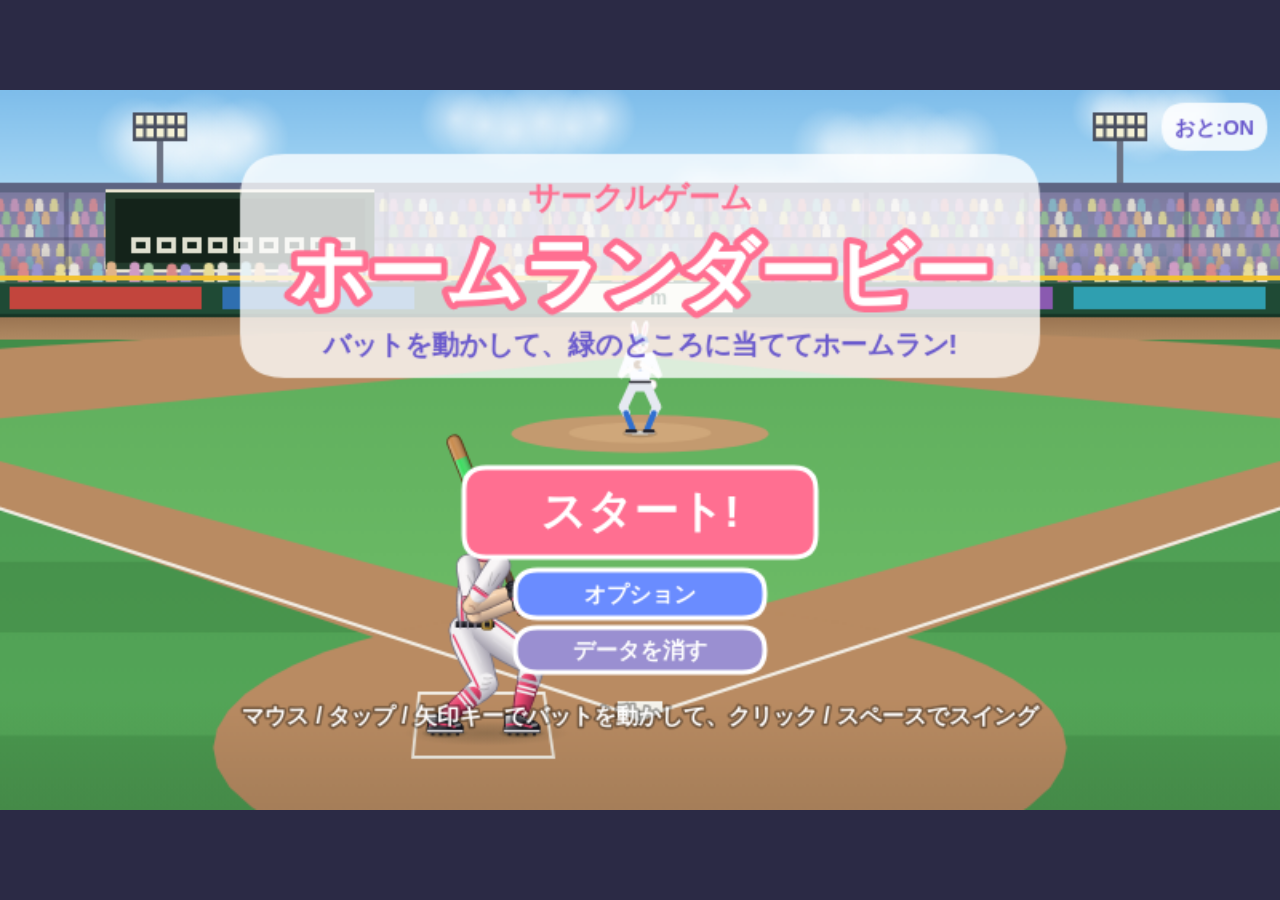
<file: index.html>
<!DOCTYPE html>
<html lang="ja">
<head>
<meta charset="UTF-8">
<meta name="viewport" content="width=device-width, initial-scale=1, maximum-scale=1, user-scalable=no">
<title>ホームランダービー</title>
<link rel="stylesheet" href="style.css">
</head>
<body>
<canvas id="game" width="800" height="450" aria-label="ホームランダービー ゲーム画面" tabindex="0"></canvas>
<noscript>このゲームはJavaScriptを有効にして遊んでね。</noscript>
<script src="game.js"></script>
</body>
</html>
</file>
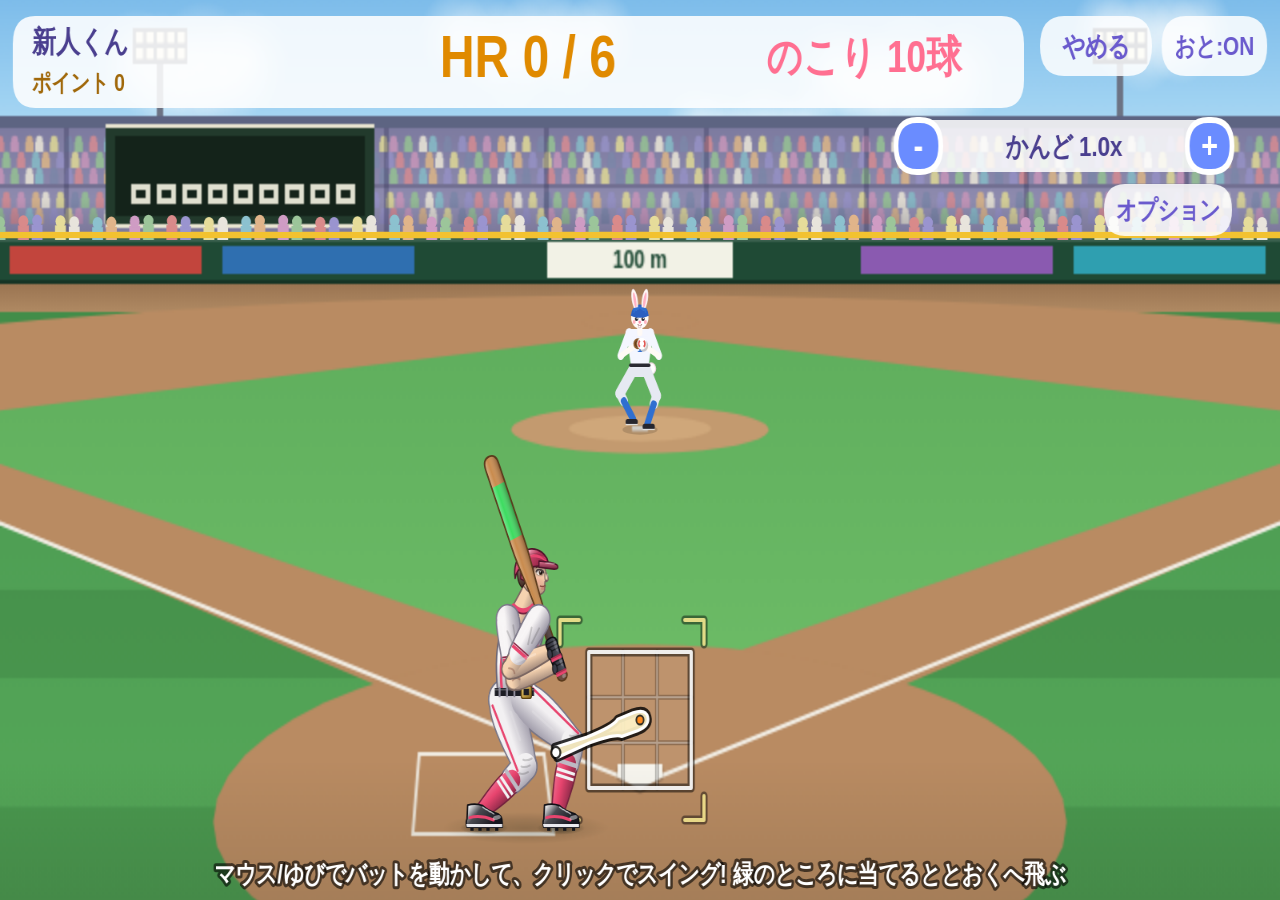
<file: .tmp/shot.html>
<!DOCTYPE html><html><head><meta charset="UTF-8">
<style>html,body{margin:0;background:#222;overflow:hidden}canvas{display:block;width:100vw;height:100vh}</style></head><body>
<canvas id="game" width="1600" height="900"></canvas>
<script>
var P = {}; location.hash.slice(1).split("&").forEach(function (kv) { var a = kv.split("="); P[a[0]] = a[1]; });
var Z = parseFloat(P.z || "2"), OX = parseFloat(P.ox || "0"), OY = parseFloat(P.oy || "0");
var oc = HTMLCanvasElement.prototype.getContext;
HTMLCanvasElement.prototype.getContext = function (t, o) {
  var c = oc.call(this, t, o);
  if (this.id === "game" && !this._s) { this._s = 1; c.scale(Z, Z); c.translate(-OX, -OY); }
  return c;
};
</script>
<script src="../game.js"></script>
<script>
(function () {
  var H = window.__HRD, st = parseInt(P.stage || "0", 10);
  if (P.mode === "title") { H.go("title"); }
  else if (P.mode === "select") { H.go("stageSelect"); }
  else if (P.mode === "result") {
    H.startStage(st); H.step(0.8);
    var s = H.state().g; s.hr = P.fail ? 0 : s.stage.target; s.phase = "result"; s.t = 10; s.out = null; if (P.fail) s.pitchesLeft = 0;
    H.step(0.05);
  } else {
    H.startStage(st); H.step(0.8);
    if (P.t !== undefined) { H.doSwing(); H.step(parseFloat(P.t)); }
    else H.step(0.1);
  }
  H.setPaused(true);
})();
</script></body></html>
</file>
<file: style.css>
html, body {
  margin: 0;
  height: 100%;
  background: #2b2a45;
  overflow: hidden;
}
body {
  display: flex;
  align-items: center;
  justify-content: center;
}
canvas {
  display: block;
  width: 100%;
  max-width: calc(100vh * 16 / 9);
  max-height: 100vh;
  aspect-ratio: 16 / 9;
  background: #87ceeb;
  touch-action: none;
  user-select: none;
  -webkit-user-select: none;
  -webkit-tap-highlight-color: transparent;
  outline: none;
}
noscript {
  color: #fff;
  position: absolute;
}
</file>
